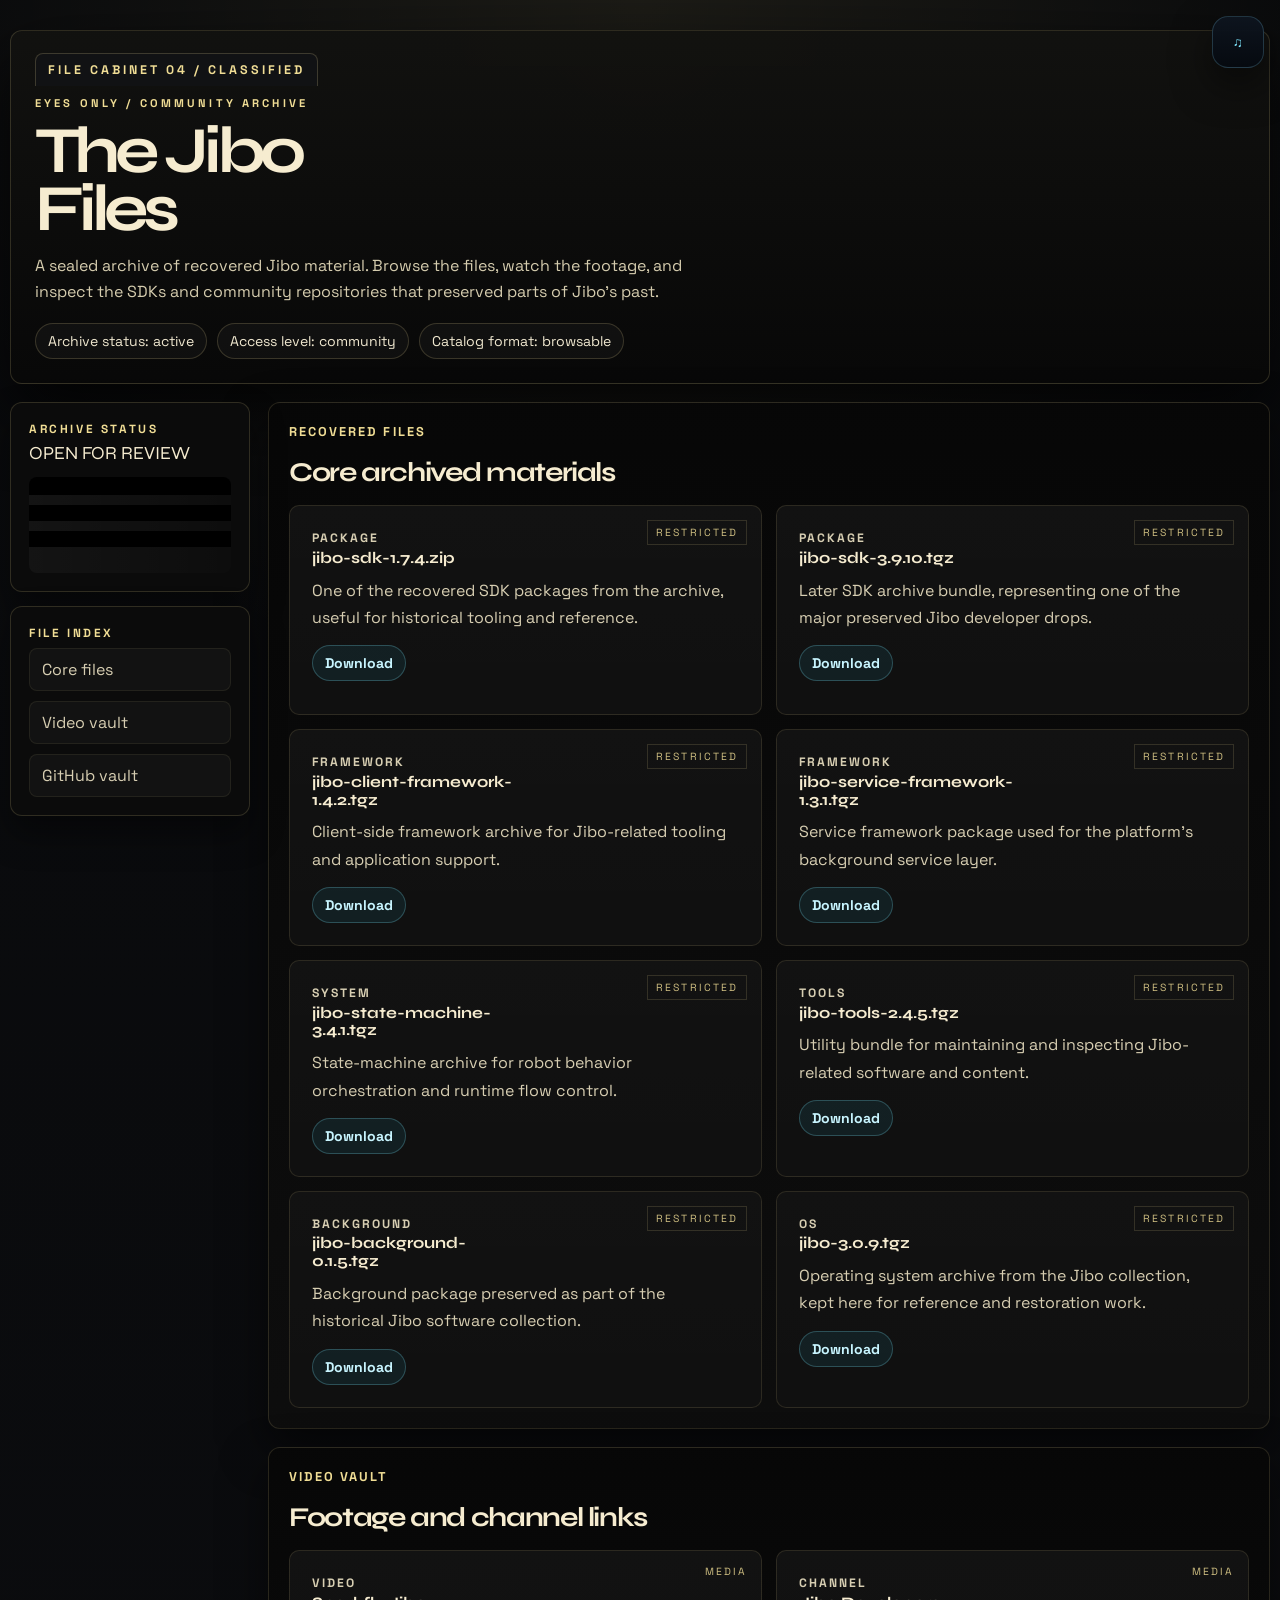
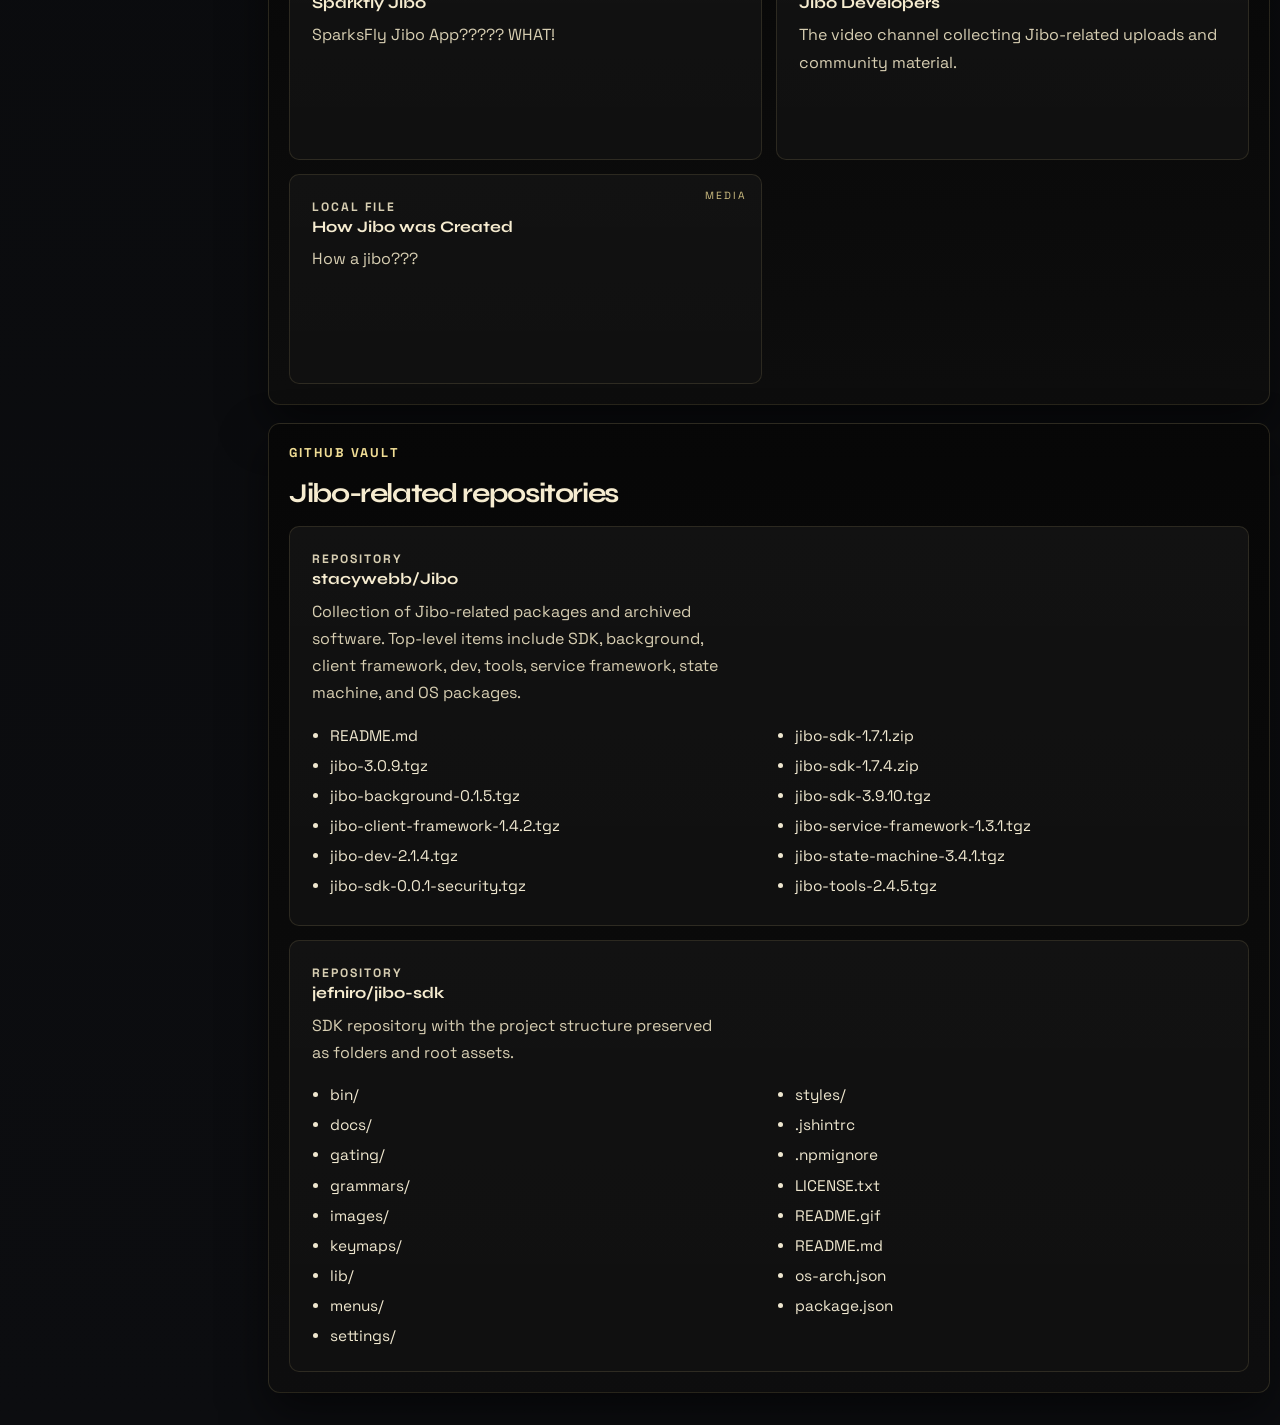
<file: files.html>
<!DOCTYPE html>
<html lang="en">
  <head>
    <meta charset="UTF-8" />
    <meta name="viewport" content="width=device-width, initial-scale=1.0" />
    <title>The Jibo Files</title>
    <meta
      name="description"
      content="A classified-style archive page for Jibo-related files, videos, SDKs, and historical material."
    />
    <link rel="icon" href="logo.svg" type="image/svg+xml" />
    <link rel="preconnect" href="https://fonts.googleapis.com" />
    <link rel="preconnect" href="https://fonts.gstatic.com" crossorigin />
    <link
      href="https://fonts.googleapis.com/css2?family=Space+Grotesk:wght@400;500;700&family=Syne:wght@600;700;800&display=swap"
      rel="stylesheet"
    />
    <link rel="stylesheet" href="styles.css" />
  </head>
  <body class="files-page" data-theme="default">
    <button class="music-toggle" id="music-toggle" type="button" aria-label="Play archive theme" aria-pressed="false">
      <span aria-hidden="true">♫</span>
    </button>
    <audio id="archive-theme" src="audio/Jibo-Files-Theme.mp3" preload="auto"></audio>

    <div class="page-shell page-shell--files">
      <header class="files-hero">
        <div class="files-hero__filetab">FILE CABINET 04 / CLASSIFIED</div>
        <p class="files-hero__stamp">EYES ONLY / COMMUNITY ARCHIVE</p>
        <h1>The Jibo Files</h1>
        <p class="files-hero__lede">
          A sealed archive of recovered Jibo material. Browse the files, watch the footage, and inspect the SDKs and
          community repositories that preserved parts of Jibo's past.
        </p>
        <div class="files-hero__meta">
          <span>Archive status: active</span>
          <span>Access level: community</span>
          <span>Catalog format: browsable</span>
        </div>
      </header>

      <main class="files-layout">
        <aside class="archive-side">
          <div class="archive-side__panel">
            <p class="archive-side__title">ARCHIVE STATUS</p>
            <p class="archive-side__value">OPEN FOR REVIEW</p>
            <div class="archive-side__redactions"></div>
          </div>
          <div class="archive-side__panel">
            <p class="archive-side__title">FILE INDEX</p>
            <ul>
              <li><a href="#core-files">Core files</a></li>
              <li><a href="#video-vault">Video vault</a></li>
              <li><a href="#github-vault">GitHub vault</a></li>
            </ul>
          </div>
        </aside>

        <section class="archive-panel">
          <div class="section-heading" id="core-files">
            <p class="eyebrow">Recovered Files</p>
            <h2>Core archived materials</h2>
          </div>
          <div class="file-grid">
            <article class="file-card">
              <p class="file-card__tag">Package</p>
              <h3>jibo-sdk-1.7.4.zip</h3>
              <p>One of the recovered SDK packages from the archive, useful for historical tooling and reference.</p>
              <a class="download-link" href="files/jibo-sdk-1.7.4.zip" download>Download</a>
            </article>
            <article class="file-card">
              <p class="file-card__tag">Package</p>
              <h3>jibo-sdk-3.9.10.tgz</h3>
              <p>Later SDK archive bundle, representing one of the major preserved Jibo developer drops.</p>
              <a class="download-link" href="files/jibo-sdk-3.9.10.tgz" download>Download</a>
            </article>
            <article class="file-card">
              <p class="file-card__tag">Framework</p>
              <h3>jibo-client-framework-1.4.2.tgz</h3>
              <p>Client-side framework archive for Jibo-related tooling and application support.</p>
              <a class="download-link" href="files/jibo-client-framework-1.4.2.tgz" download>Download</a>
            </article>
            <article class="file-card">
              <p class="file-card__tag">Framework</p>
              <h3>jibo-service-framework-1.3.1.tgz</h3>
              <p>Service framework package used for the platform's background service layer.</p>
              <a class="download-link" href="files/jibo-service-framework-1.3.1.tgz" download>Download</a>
            </article>
            <article class="file-card">
              <p class="file-card__tag">System</p>
              <h3>jibo-state-machine-3.4.1.tgz</h3>
              <p>State-machine archive for robot behavior orchestration and runtime flow control.</p>
              <a class="download-link" href="files/jibo-state-machine-3.4.1.tgz" download>Download</a>
            </article>
            <article class="file-card">
              <p class="file-card__tag">Tools</p>
              <h3>jibo-tools-2.4.5.tgz</h3>
              <p>Utility bundle for maintaining and inspecting Jibo-related software and content.</p>
              <a class="download-link" href="files/jibo-tools-2.4.5.tgz" download>Download</a>
            </article>
            <article class="file-card">
              <p class="file-card__tag">Background</p>
              <h3>jibo-background-0.1.5.tgz</h3>
              <p>Background package preserved as part of the historical Jibo software collection.</p>
              <a class="download-link" href="files/jibo-background-0.1.5.tgz" download>Download</a>
            </article>
            <article class="file-card">
              <p class="file-card__tag">OS</p>
              <h3>jibo-3.0.9.tgz</h3>
              <p>Operating system archive from the Jibo collection, kept here for reference and restoration work.</p>
              <a class="download-link" href="files/jibo-3.0.9.tgz" download>Download</a>
            </article>
          </div>
        </section>

        <section class="archive-panel" id="video-vault">
          <div class="section-heading">
            <p class="eyebrow">Video Vault</p>
            <h2>Footage and channel links</h2>
          </div>
          <div class="media-grid">
            <a class="media-card" href="https://www.youtube.com/watch?v=3lTh6t-7zAM&si=L79tLwbfULcDFrgR" target="_blank" rel="noreferrer">
              <p class="file-card__tag">Video</p>
              <h3>Sparkfly Jibo</h3>
              <p>SparksFly Jibo App????? WHAT!</p>
            </a>
            <a class="media-card" href="https://www.youtube.com/@jibodevelopers23?si=-PAE3tprzVUuyQvh" target="_blank" rel="noreferrer">
              <p class="file-card__tag">Channel</p>
              <h3>Jibo Developers</h3>
              <p>The video channel collecting Jibo-related uploads and community material.</p>
            </a>
            <a class="media-card" href="files/how-did-a-jibo (1).mp4" download>
              <p class="file-card__tag">Local File</p>
              <h3>How Jibo was Created</h3>
              <p>How a jibo???</p>
            </a>
          </div>
        </section>

        <section class="archive-panel" id="github-vault">
          <div class="section-heading">
            <p class="eyebrow">GitHub Vault</p>
            <h2>Jibo-related repositories</h2>
          </div>
          <div class="repo-grid">
            <article class="repo-card">
              <p class="file-card__tag">Repository</p>
              <h3>stacywebb/Jibo</h3>
              <p>Collection of Jibo-related packages and archived software. Top-level items include SDK, background, client framework, dev, tools, service framework, state machine, and OS packages.</p>
              <ul>
                <li>README.md</li>
                <li>jibo-3.0.9.tgz</li>
                <li>jibo-background-0.1.5.tgz</li>
                <li>jibo-client-framework-1.4.2.tgz</li>
                <li>jibo-dev-2.1.4.tgz</li>
                <li>jibo-sdk-0.0.1-security.tgz</li>
                <li>jibo-sdk-1.7.1.zip</li>
                <li>jibo-sdk-1.7.4.zip</li>
                <li>jibo-sdk-3.9.10.tgz</li>
                <li>jibo-service-framework-1.3.1.tgz</li>
                <li>jibo-state-machine-3.4.1.tgz</li>
                <li>jibo-tools-2.4.5.tgz</li>
              </ul>
            </article>
            <article class="repo-card">
              <p class="file-card__tag">Repository</p>
              <h3>jefniro/jibo-sdk</h3>
              <p>SDK repository with the project structure preserved as folders and root assets.</p>
              <ul>
                <li>bin/</li>
                <li>docs/</li>
                <li>gating/</li>
                <li>grammars/</li>
                <li>images/</li>
                <li>keymaps/</li>
                <li>lib/</li>
                <li>menus/</li>
                <li>settings/</li>
                <li>styles/</li>
                <li>.jshintrc</li>
                <li>.npmignore</li>
                <li>LICENSE.txt</li>
                <li>README.gif</li>
                <li>README.md</li>
                <li>os-arch.json</li>
                <li>package.json</li>
              </ul>
            </article>
          </div>
        </section>
      </main>
    </div>

    <script src="site-data.js"></script>
    <script src="app.js?v=2"></script>
  </body>
</html>
</file>
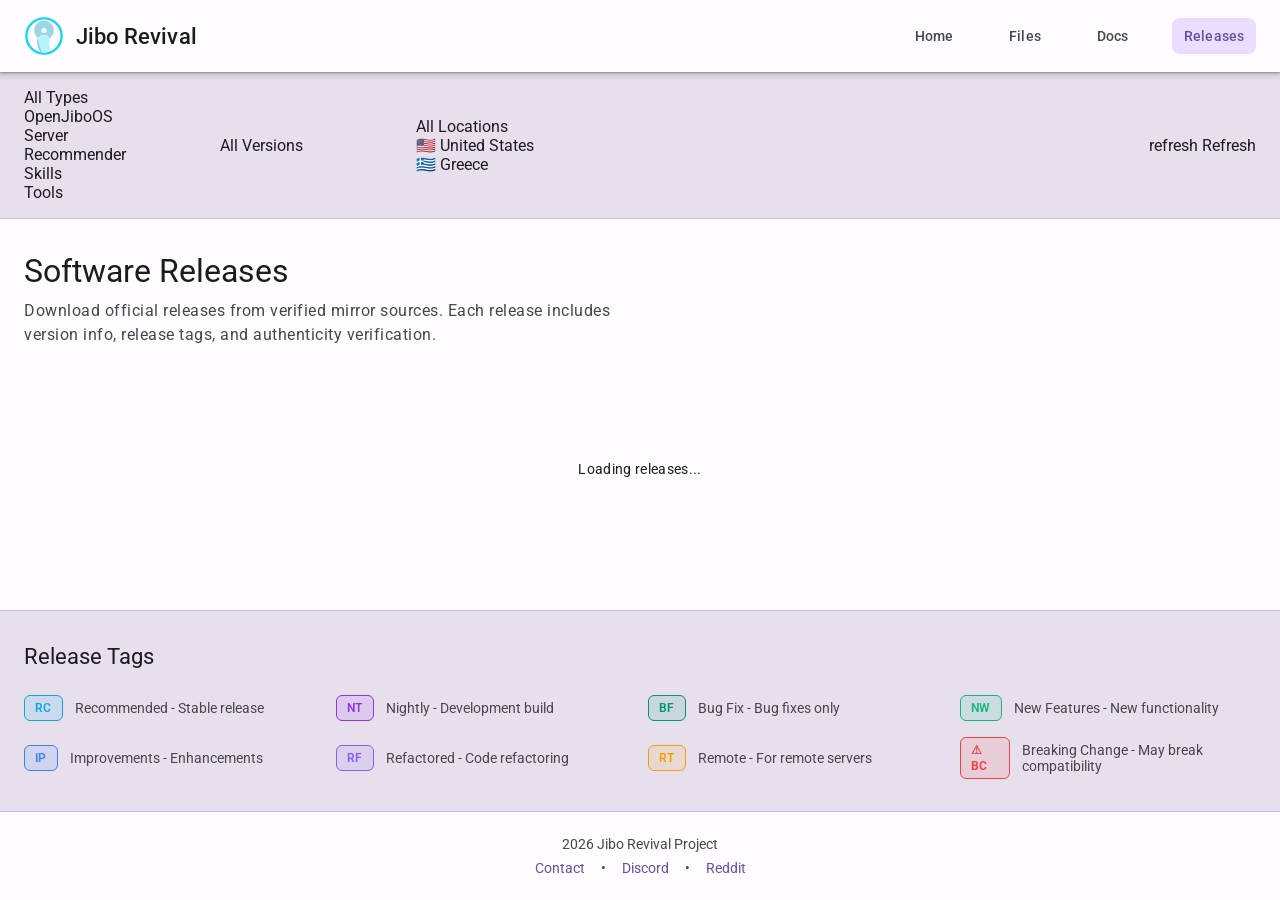
<file: releases.html>
<!DOCTYPE html>
<html lang="en">
  <head>
    <meta charset="UTF-8" />
    <meta name="viewport" content="width=device-width, initial-scale=1.0" />
    <title>Releases - Jibo Revival Project</title>
    <meta
      name="description"
      content="Download official Jibo OS releases, servers, and tools from verified mirror sources."
    />
    <link rel="icon" href="logo.svg" type="image/svg+xml" />
    <link rel="preconnect" href="https://fonts.googleapis.com" />
    <link rel="preconnect" href="https://fonts.gstatic.com" crossorigin />
    <link href="https://fonts.googleapis.com/css2?family=Roboto:wght@400;500;700&display=swap" rel="stylesheet" />
    <link href="https://fonts.googleapis.com/css2?family=Material+Symbols+Outlined:opsz,wght,FILL,GRAD@24,400,0,0" rel="stylesheet" />
    <script type="module">
      import 'https://esm.run/@material/web@1.0.0/all.js';
    </script>
    <link rel="stylesheet" href="releases-material.css" />
  </head>
  <body>
    <!-- Fullscreen Top Bar -->
    <header class="app-bar">
      <div class="app-bar-content">
        <a href="index.html" class="brand">
          <img src="logo.svg" alt="Jibo Revival" class="brand-logo" />
          <span class="brand-text">Jibo Revival</span>
        </a>
        
        <nav class="nav-links">
          <a href="index.html">Home</a>
          <a href="files.html">Files</a>
          <a href="docs.html">Docs</a>
          <a href="releases.html" class="active">Releases</a>
        </nav>
      </div>
    </header>

    <!-- Filter Bar -->
    <div class="filter-bar">
      <div class="filter-bar-content">
        <md-outlined-select id="type-select" label="Software Type">
          <md-select-option value="all">
            <div slot="headline">All Types</div>
          </md-select-option>
          <md-select-option value="OpenJiboOS" selected>
            <div slot="headline">OpenJiboOS</div>
          </md-select-option>
          <md-select-option value="Server">
            <div slot="headline">Server</div>
          </md-select-option>
          <md-select-option value="Recommender">
            <div slot="headline">Recommender</div>
          </md-select-option>
          <md-select-option value="Skills">
            <div slot="headline">Skills</div>
          </md-select-option>
          <md-select-option value="Tools">
            <div slot="headline">Tools</div>
          </md-select-option>
        </md-outlined-select>

        <md-outlined-select id="version-select" label="Version">
          <md-select-option value="all">
            <div slot="headline">All Versions</div>
          </md-select-option>
        </md-outlined-select>

        <md-outlined-select id="location-select" label="Location">
          <md-select-option value="all">
            <div slot="headline">All Locations</div>
          </md-select-option>
          <md-select-option value="US">
            <div slot="headline">🇺🇸 United States</div>
          </md-select-option>
          <md-select-option value="GR">
            <div slot="headline">🇬🇷 Greece</div>
          </md-select-option>
        </md-outlined-select>

        <md-filled-button id="refresh-btn">
          <md-icon slot="icon">refresh</md-icon>
          Refresh
        </md-filled-button>
      </div>
    </div>

    <!-- Main Content -->
    <main class="main-content">
      <div class="content-header">
        <h1 class="md-typescale-headline-large">Software Releases</h1>
        <p class="md-typescale-body-large description">
          Download official releases from verified mirror sources. 
          Each release includes version info, release tags, and authenticity verification.
        </p>
      </div>

      <!-- Loading State -->
      <div class="loading-container" id="loading-container">
        <md-circular-progress indeterminate></md-circular-progress>
        <p class="md-typescale-body-medium">Loading releases...</p>
      </div>

      <!-- Error State -->
      <div class="error-container" id="error-container" style="display: none;">
        <md-icon class="error-icon">error_outline</md-icon>
        <p class="md-typescale-body-large">Failed to load releases</p>
        <p class="md-typescale-body-medium error-message" id="error-message"></p>
        <md-outlined-button id="retry-btn">Retry</md-outlined-button>
      </div>

      <!-- Releases List -->
      <div class="releases-container" id="releases-container" style="display: none;">
        <div class="releases-list" id="releases-list">
          <!-- Releases will be populated here -->
        </div>
      </div>

      <!-- Empty State -->
      <div class="empty-container" id="empty-container" style="display: none;">
        <md-icon class="empty-icon">inbox</md-icon>
        <p class="md-typescale-body-large">No releases found</p>
        <p class="md-typescale-body-medium">Try adjusting your filters</p>
      </div>
    </main>

    <!-- Legend Section -->
    <section class="legend-section">
      <div class="legend-content">
        <h2 class="md-typescale-title-large">Release Tags</h2>
        <div class="legend-grid">
          <div class="legend-item">
            <span class="tag-badge" style="background: #0ea5e920; color: #0ea5e9;">RC</span>
            <span class="legend-text">Recommended - Stable release</span>
          </div>
          <div class="legend-item">
            <span class="tag-badge" style="background: #9333ea20; color: #9333ea;">NT</span>
            <span class="legend-text">Nightly - Development build</span>
          </div>
          <div class="legend-item">
            <span class="tag-badge" style="background: #05966920; color: #059669;">BF</span>
            <span class="legend-text">Bug Fix - Bug fixes only</span>
          </div>
          <div class="legend-item">
            <span class="tag-badge" style="background: #10b98120; color: #10b981;">NW</span>
            <span class="legend-text">New Features - New functionality</span>
          </div>
          <div class="legend-item">
            <span class="tag-badge" style="background: #3b82f620; color: #3b82f6;">IP</span>
            <span class="legend-text">Improvements - Enhancements</span>
          </div>
          <div class="legend-item">
            <span class="tag-badge" style="background: #8b5cf620; color: #8b5cf6;">RF</span>
            <span class="legend-text">Refactored - Code refactoring</span>
          </div>
          <div class="legend-item">
            <span class="tag-badge" style="background: #f59e0b20; color: #f59e0b;">RT</span>
            <span class="legend-text">Remote - For remote servers</span>
          </div>
          <div class="legend-item">
            <span class="tag-badge warning" style="background: #ef444420; color: #ef4444;">⚠ BC</span>
            <span class="legend-text">Breaking Change - May break compatibility</span>
          </div>
        </div>
      </div>
    </section>

    <footer class="app-footer">
      <p> 2026 Jibo Revival Project</p>
      <div class="footer-links">
        <a href="mailto:kevinkor6346789@gmail.com">Contact</a>
        <span>•</span>
        <a href="https://discord.gg/CxXBGMrrNG" target="_blank" rel="noreferrer">Discord</a>
        <span>•</span>
        <a href="https://www.reddit.com/r/Jibo/" target="_blank" rel="noreferrer">Reddit</a>
      </div>
    </footer>

    <script src="releases-material.js"></script>
  </body>
</html>
</file>
<file: styles.css>
:root {
  --bg: #f4f7fb;
  --bg-2: #e8eef6;
  --bg-3: #dde6f0;
  --panel: rgba(255, 255, 255, 0.82);
  --panel-strong: #1c2430;
  --text: #17202b;
  --muted: #596978;
  --line: rgba(23, 32, 43, 0.12);
  --accent: #4f87e8;
  --accent-deep: #2f64c7;
  --accent-soft: rgba(79, 135, 232, 0.14);
  --shadow: 0 18px 44px rgba(26, 41, 59, 0.1);
  --radius-lg: 24px;
  --radius-md: 16px;
  --radius-sm: 12px;
  --shell-width: min(1040px, calc(100% - 28px));
}

body[data-theme="default"] {
  --bg: #f4f7fb;
  --bg-2: #e8eef6;
  --bg-3: #dde6f0;
  --panel: rgba(255, 255, 255, 0.82);
  --panel-strong: #1c2430;
  --text: #17202b;
  --muted: #596978;
  --line: rgba(23, 32, 43, 0.12);
  --accent: #4f87e8;
  --accent-deep: #2f64c7;
  --accent-soft: rgba(79, 135, 232, 0.14);
  --shadow: 0 18px 44px rgba(26, 41, 59, 0.1);
}

body[data-theme="aero"] {
  --bg: #d8ecff;
  --bg-2: #c2e0ff;
  --bg-3: #a9cbef;
  --panel: rgba(243, 250, 255, 0.76);
  --panel-strong: #0d1724;
  --text: #102235;
  --muted: #54708c;
  --line: rgba(64, 99, 139, 0.32);
  --accent: #1f78ff;
  --accent-deep: #0b58d1;
  --accent-soft: rgba(31, 120, 255, 0.16);
  --shadow: 0 18px 38px rgba(34, 71, 112, 0.22);
  --aero-sheen: linear-gradient(180deg, rgba(255, 255, 255, 0.82), rgba(255, 255, 255, 0.1));
}

* { box-sizing: border-box; }

html { scroll-behavior: smooth; }

body {
  margin: 0;
  min-height: 100vh;
  font-family: "Space Grotesk", sans-serif;
  color: var(--text);
  background:
    radial-gradient(circle at top left, rgba(79, 135, 232, 0.22), transparent 28%),
    radial-gradient(circle at top right, rgba(255, 255, 255, 0.38), transparent 18%),
    linear-gradient(180deg, var(--bg) 0%, var(--bg-2) 58%, var(--bg-3) 100%);
}

body[data-theme="aero"] {
  background:
    url("aero-bg.svg") center center / cover no-repeat fixed,
    linear-gradient(180deg, var(--bg) 0%, var(--bg-2) 58%, var(--bg-3) 100%);
}

a { color: inherit; text-decoration: none; }
img { display: block; max-width: 100%; }

.page-shell {
  width: var(--shell-width);
  margin: 0 auto;
  padding: 18px 0 32px;
}

.theme-toggle {
  position: fixed;
  top: 16px;
  right: 16px;
  z-index: 50;
  display: grid;
  place-items: center;
  width: 46px;
  height: 46px;
  border: 1px solid var(--line);
  border-radius: 50%;
  background: rgba(255, 255, 255, 0.72);
  color: var(--text);
  box-shadow: var(--shadow);
  cursor: pointer;
}

.music-toggle {
  position: fixed;
  top: 16px;
  right: 16px;
  z-index: 50;
  display: grid;
  place-items: center;
  width: 52px;
  height: 52px;
  border: 1px solid rgba(122, 198, 230, 0.22);
  border-radius: 16px;
  background: linear-gradient(180deg, rgba(14, 21, 31, 0.96), rgba(6, 10, 16, 0.98));
  color: #7fe8ff;
  box-shadow: 0 16px 38px rgba(0, 0, 0, 0.5);
  cursor: pointer;
}

.music-toggle[aria-pressed="true"] {
  background: linear-gradient(180deg, #12b9e5, #0582b6);
  color: #fff;
}

.theme-menu {
  position: fixed;
  top: 68px;
  right: 16px;
  z-index: 49;
  display: grid;
  gap: 8px;
  min-width: 180px;
  padding: 10px;
  border: 1px solid var(--line);
  border-radius: 18px;
  background: rgba(255, 255, 255, 0.9);
  box-shadow: var(--shadow);
}

.theme-menu__item {
  border: 0;
  border-radius: 12px;
  padding: 10px 12px;
  background: var(--accent-soft);
  color: var(--text);
  font: inherit;
  font-weight: 700;
  text-align: left;
  cursor: pointer;
}

.topbar,
.panel,
.footer,
.hero__content {
  backdrop-filter: blur(14px);
}

.topbar {
  display: flex;
  align-items: center;
  justify-content: space-between;
  gap: 16px;
  margin-bottom: 16px;
  padding: 12px 16px;
  border: 1px solid rgba(255, 255, 255, 0.72);
  border-radius: 22px;
  background: rgba(255, 255, 255, 0.7);
  box-shadow: var(--shadow);
}

body[data-theme="aero"] .topbar,
body[data-theme="aero"] .panel,
body[data-theme="aero"] .hero__content,
body[data-theme="aero"] .footer,
body[data-theme="aero"] .hero-card--status,
body[data-theme="aero"] .theme-menu,
body[data-theme="aero"] .theme-toggle {
  border-color: rgba(255, 255, 255, 0.72);
  background-image: var(--aero-sheen);
  box-shadow:
    inset 0 1px 0 rgba(255, 255, 255, 0.85),
    0 10px 24px rgba(34, 71, 112, 0.18);
}

body[data-theme="aero"] .topbar {
  border-radius: 18px;
  background-color: rgba(233, 244, 255, 0.82);
}

body[data-theme="aero"] .topbar__links a,
body[data-theme="aero"] .footer a {
  text-shadow: 0 1px 0 rgba(255, 255, 255, 0.55);
}

body[data-theme="aero"] .panel,
body[data-theme="aero"] .hero__content {
  background-color: rgba(236, 246, 255, 0.8);
}

body[data-theme="aero"] .footer {
  background-color: rgba(18, 34, 55, 0.94);
}

body[data-theme="aero"] .theme-toggle {
  width: 50px;
  height: 50px;
  border-radius: 14px;
  color: #0a3e93;
}

body[data-theme="aero"] .theme-menu {
  background-color: rgba(243, 250, 255, 0.92);
  border-radius: 14px;
}

body[data-theme="aero"] .theme-menu__item {
  background: linear-gradient(180deg, #fefefe, #cfe5ff);
  border: 1px solid rgba(76, 118, 166, 0.3);
  box-shadow: inset 0 1px 0 rgba(255, 255, 255, 0.9);
}

.brand,
.hero h1,
.section-heading h2,
.resource-card h3,
.feature-card h3,
.timeline-card h3 {
  font-family: "Syne", sans-serif;
}

.brand {
  display: inline-flex;
  align-items: center;
  gap: 10px;
  font-weight: 800;
  letter-spacing: -0.03em;
}

.brand__logo {
  width: 28px;
  height: 28px;
  flex: 0 0 auto;
}

.topbar__links {
  display: flex;
  flex-wrap: wrap;
  gap: 14px;
  color: var(--muted);
  font-size: 0.95rem;
}

.hero__content {
  display: grid;
  grid-template-columns: 1.1fr 0.92fr;
  gap: 20px;
  align-items: center;
  padding: 20px;
  border-radius: 24px;
  border: 1px solid rgba(255, 255, 255, 0.7);
  background: linear-gradient(135deg, rgba(255, 255, 255, 0.84), rgba(245, 249, 255, 0.58));
  box-shadow: var(--shadow);
}

.eyebrow {
  margin: 0 0 10px;
  font-size: 0.8rem;
  font-weight: 700;
  text-transform: uppercase;
  letter-spacing: 0.16em;
  color: var(--accent-deep);
}

.hero h1 {
  margin: 0;
  max-width: 12ch;
  font-size: clamp(2rem, 4.8vw, 3.8rem);
  line-height: 0.95;
  letter-spacing: -0.06em;
}

.hero__lede {
  max-width: 62ch;
  margin: 14px 0 0;
  font-size: 0.98rem;
  line-height: 1.65;
  color: var(--muted);
}

.hero__actions {
  display: flex;
  flex-wrap: wrap;
  gap: 12px;
  margin-top: 18px;
}

.button {
  display: inline-flex;
  align-items: center;
  justify-content: center;
  min-height: 42px;
  padding: 0 16px;
  border-radius: 999px;
  font-weight: 700;
  transition: transform 150ms ease, background 150ms ease, color 150ms ease;
  border: none;
}

.button:hover { transform: translateY(-1px); }
.button--primary { background: var(--accent); color: #fffaf5; }
.button--ghost { border: 1px solid var(--line); background: rgba(255, 255, 255, 0.55); }
.button--disabled {
  background: rgba(0, 0, 0, 0.1);
  color: var(--muted);
  cursor: not-allowed;
  opacity: 0.6;
  border: 1px solid var(--line);
}

.button--disabled:hover {
  transform: none;
}

.button--disabled[title] {
  position: relative;
}

.button--disabled:hover::after {
  content: attr(title);
  position: absolute;
  bottom: 100%;
  left: 50%;
  transform: translateX(-50%) translateY(-8px);
  background: var(--panel-strong);
  color: #fffaf5;
  padding: 6px 12px;
  border-radius: 6px;
  white-space: nowrap;
  font-size: 12px;
  font-weight: 500;
  z-index: 100;
  pointer-events: none;
}

body[data-theme="aero"] .button--primary,
body[data-theme="aero"] .button--ghost {
  border: 1px solid rgba(52, 102, 164, 0.34);
  border-radius: 12px;
  box-shadow:
    inset 0 1px 0 rgba(255, 255, 255, 0.86),
    0 1px 0 rgba(255, 255, 255, 0.4);
}

body[data-theme="aero"] .button--primary {
  background: linear-gradient(180deg, #8dc2ff 0%, #4f8ff4 48%, #1f6fe9 49%, #1d61d6 100%);
  color: #f8fcff;
}

body[data-theme="aero"] .button--ghost {
  background: linear-gradient(180deg, #fdfefe 0%, #dcecff 100%);
  color: #163658;
}

.hero__visual { display: grid; gap: 16px; }

.hero-card {
  position: relative;
  overflow: hidden;
  border-radius: var(--radius-lg);
  border: 1px solid rgba(255, 255, 255, 0.72);
  box-shadow: var(--shadow);
}

.hero-card--image {
  min-height: 300px;
  background:
    radial-gradient(circle at 50% 0%, rgba(90, 175, 255, 0.36), transparent 34%),
    linear-gradient(180deg, #11325e, #08111f);
}

.hero-card--image img {
  width: 100%;
  height: 100%;
  object-fit: contain;
  padding: 18px;
}

.hero-card__glow {
  position: absolute;
  inset: auto 16% -14% 16%;
  height: 90px;
  border-radius: 50%;
  background: rgba(74, 141, 255, 0.42);
  filter: blur(34px);
}

.hero-card--status {
  padding: 20px;
  background: linear-gradient(145deg, rgba(19, 54, 96, 0.96), rgba(11, 19, 32, 0.98));
  color: #f5fbff;
}

body[data-theme="aero"] .hero-card--status {
  background:
    radial-gradient(circle at top, rgba(255, 255, 255, 0.28), transparent 38%),
    linear-gradient(180deg, #4d86cb 0%, #2b5f9a 45%, #17395f 100%);
}

.status-label {
  margin: 0;
  color: rgba(245, 251, 255, 0.72);
  text-transform: uppercase;
  letter-spacing: 0.14em;
  font-size: 0.76rem;
}

.progress-track {
  height: 14px;
  margin: 16px 0 14px;
  border-radius: 999px;
  background: rgba(255, 255, 255, 0.12);
  overflow: hidden;
}

.progress-fill {
  width: 0;
  height: 100%;
  border-radius: inherit;
  background: linear-gradient(90deg, #91c5ff, #4a8dff);
  transition: width 500ms ease;
}

body[data-theme="aero"] .progress-track {
  height: 18px;
  background: linear-gradient(180deg, rgba(4, 28, 55, 0.18), rgba(255, 255, 255, 0.34));
  border: 1px solid rgba(255, 255, 255, 0.6);
  box-shadow: inset 0 2px 5px rgba(0, 0, 0, 0.18);
}

body[data-theme="aero"] .progress-fill {
  background: linear-gradient(180deg, #f9ffb6 0%, #9ae64f 45%, #65c820 46%, #3b9f12 100%);
}

.status-value { margin: 0; font-size: 1.7rem; font-weight: 700; }
.status-note { margin: 12px 0 0; color: rgba(245, 251, 255, 0.78); line-height: 1.6; }

main { display: grid; gap: 18px; margin-top: 18px; }

.panel {
  padding: 18px;
  border-radius: 22px;
  border: 1px solid rgba(255, 255, 255, 0.66);
  background: var(--panel);
  box-shadow: var(--shadow);
}

.section-heading {
  display: flex;
  flex-direction: column;
  gap: 8px;
  margin-bottom: 18px;
}

.section-heading h2 {
  margin: 0;
  font-size: clamp(1.3rem, 2.8vw, 2rem);
  line-height: 1;
  letter-spacing: -0.05em;
}

.updates-grid { display: grid; grid-template-columns: 0.9fr 1.1fr; gap: 16px; }

.feature-card,
.resource-card,
.timeline-card,
.helper-card {
  border: 1px solid var(--line);
  border-radius: var(--radius-md);
}

.feature-card {
  padding: 18px;
  background: linear-gradient(180deg, rgba(79, 135, 232, 0.1), rgba(255, 255, 255, 0.5)), #f8fbff;
}

body[data-theme="aero"] .feature-card,
body[data-theme="aero"] .resource-card,
body[data-theme="aero"] .timeline-card,
body[data-theme="aero"] .helper-card {
  border-radius: 12px;
  background-image: linear-gradient(180deg, rgba(255, 255, 255, 0.78), rgba(211, 231, 250, 0.56));
  box-shadow: inset 0 1px 0 rgba(255, 255, 255, 0.85);
}

body[data-theme="aero"] .feature-card {
  background: linear-gradient(180deg, rgba(255, 255, 255, 0.88), rgba(204, 226, 247, 0.76));
}

body[data-theme="aero"] .resource-card {
  background: linear-gradient(180deg, rgba(255, 255, 255, 0.94), rgba(206, 226, 247, 0.86));
}

body[data-theme="aero"] .timeline-card {
  background: linear-gradient(180deg, rgba(255, 255, 255, 0.84), rgba(215, 233, 248, 0.72));
}

body[data-theme="aero"] .helper-card {
  background: linear-gradient(180deg, rgba(255, 255, 255, 0.92), rgba(208, 228, 248, 0.76));
}

.feature-card__label,
.resource-card__kicker,
.timeline-card__meta {
  margin: 0 0 10px;
  color: var(--accent-deep);
  font-size: 0.78rem;
  font-weight: 700;
  text-transform: uppercase;
  letter-spacing: 0.12em;
}

body[data-theme="aero"] .feature-card__label,
body[data-theme="aero"] .resource-card__kicker,
body[data-theme="aero"] .timeline-card__meta {
  color: #0d56c0;
}

.feature-card h3,
.resource-card h3,
.timeline-card h3 {
  margin: 0 0 12px;
  font-size: 1.12rem;
  line-height: 1.08;
  letter-spacing: -0.04em;
}

.feature-card p:last-child,
.resource-card p:last-child,
.timeline-card p:last-child { margin-bottom: 0; }

.timeline { display: grid; gap: 14px; }

.timeline-card { padding: 16px; background: #f8fbff; }

.timeline-card__chips {
  display: flex;
  flex-wrap: wrap;
  gap: 8px;
  margin-bottom: 12px;
}

.chip {
  display: inline-flex;
  align-items: center;
  min-height: 28px;
  padding: 0 10px;
  border-radius: 999px;
  background: var(--accent-soft);
  color: var(--accent-deep);
  font-size: 0.78rem;
  font-weight: 700;
}

body[data-theme="aero"] .chip {
  background: linear-gradient(180deg, #f9fbff, #c8ddf8);
  color: #114d9a;
  border: 1px solid rgba(94, 134, 179, 0.24);
}

.timeline-card__authors { margin-top: 14px; color: var(--muted); font-size: 0.94rem; }

.resource-grid,
.helpers-grid {
  display: grid;
  gap: 14px;
}

.resource-grid { grid-template-columns: repeat(4, minmax(0, 1fr)); }

.resource-card {
  display: block;
  min-height: 100%;
  padding: 18px;
  background: linear-gradient(180deg, rgba(255, 255, 255, 0.9), rgba(240, 247, 255, 0.82));
  transition: transform 150ms ease, border-color 150ms ease;
}

.resource-card:hover,
.helper-card:hover {
  transform: translateY(-2px);
  border-color: rgba(79, 135, 232, 0.32);
}

.helpers-grid { grid-template-columns: repeat(4, minmax(0, 1fr)); }

.helper-card {
  padding: 16px;
  background: rgba(255, 255, 255, 0.74);
}

.helper-card__avatar {
  display: grid;
  place-items: center;
  width: 56px;
  height: 56px;
  margin-bottom: 16px;
  border-radius: 18px;
  background: linear-gradient(145deg, #18345e, #0a1323);
  color: #eef7ff;
  font-weight: 700;
}

body[data-theme="aero"] .helper-card__avatar {
  background:
    radial-gradient(circle at top, rgba(255, 255, 255, 0.75), transparent 38%),
    linear-gradient(180deg, #8ec2ff 0%, #5b9df1 45%, #3b74d0 100%);
  border: 1px solid rgba(87, 128, 175, 0.3);
  color: #fff;
}

.helper-card__avatar img {
  width: 100%;
  height: 100%;
  border-radius: inherit;
  object-fit: cover;
}

.helper-card h3 { margin: 0 0 6px; font-size: 1.05rem; }
.helper-card p { margin: 0; color: var(--muted); }

.footer {
  display: flex;
  justify-content: space-between;
  gap: 16px;
  margin-top: 18px;
  padding: 20px 22px;
  border-radius: 22px;
  border: 1px solid rgba(255, 255, 255, 0.66);
  background: rgba(16, 24, 40, 0.94);
  color: rgba(245, 251, 255, 0.92);
}

body[data-theme="aero"] .footer {
  background:
    linear-gradient(180deg, rgba(54, 91, 137, 0.96), rgba(20, 43, 72, 0.98)),
    rgba(16, 24, 40, 0.94);
}

.footer p { margin: 0; }
.footer a { color: #9bc0ff; }
.footer-sep { margin: 0 8px; color: rgba(245, 251, 255, 0.38); }

.files-page {
  --bg: #0a0b0c;
  --bg-2: #0c0d10;
  --bg-3: #111214;
  --panel: rgba(8, 9, 12, 0.92);
  --panel-strong: #f1e5b8;
  --text: #efe7cf;
  --muted: #b9ad8a;
  --line: rgba(229, 214, 168, 0.18);
  --accent: #e0c36a;
  --accent-deep: #f0dd95;
  --accent-soft: rgba(224, 195, 106, 0.12);
  --shadow: 0 24px 60px rgba(0, 0, 0, 0.68);
  background:
    radial-gradient(circle at top, rgba(255, 231, 141, 0.08), transparent 24%),
    linear-gradient(180deg, #090a0c 0%, #0c0d10 100%);
}

.files-page .theme-toggle,
.files-page .theme-menu {
  display: none;
}

.files-page .eyebrow,
.files-page .files-hero__stamp,
.files-page .files-hero__filetab,
.files-page .archive-side__title,
.files-page .file-card__tag {
  text-shadow: none;
}

.files-page .section-heading {
  margin-bottom: 14px;
}

.files-page .section-heading h2 {
  font-size: clamp(1.2rem, 2.4vw, 1.7rem);
  line-height: 1.08;
  color: #f6ecd0;
}

.files-page .eyebrow,
.files-page .file-card__tag,
.files-page .archive-side__title {
  color: #f0dd95;
}

.files-page .archive-panel .section-heading h2,
.files-page .archive-side__value,
.files-page .file-card h3,
.files-page .media-card h3,
.files-page .repo-card h3 {
  color: #f6ecd0;
}

.files-page .archive-panel .section-heading h2 {
  margin-top: 0;
  margin-bottom: 4px;
}

.files-page .file-card h3,
.files-page .media-card h3,
.files-page .repo-card h3 {
  font-size: 1rem;
  max-width: 18ch;
}

.files-page .file-card p,
.files-page .media-card p,
.files-page .repo-card p,
.files-page .archive-side li a {
  color: #d7ceb2;
}

.files-page .archive-side__panel,
.files-page .archive-panel {
  backdrop-filter: none;
}

.files-page .file-card::after,
.files-page .media-card::before {
  opacity: 0.85;
}

.files-page .page-shell {
  padding-top: 12px;
}

.page-shell--files {
  width: min(1280px, calc(100% - 20px));
}

.files-hero {
  margin: 18px 0 18px;
  padding: 22px 24px 24px;
  border-radius: 12px;
  border: 1px solid rgba(240, 221, 149, 0.16);
  background:
    linear-gradient(180deg, rgba(18, 18, 16, 0.96), rgba(8, 8, 8, 0.98)),
    repeating-linear-gradient(
      90deg,
      rgba(255, 255, 255, 0.02) 0,
      rgba(255, 255, 255, 0.02) 2px,
      transparent 2px,
      transparent 18px
    );
  box-shadow: 0 28px 70px rgba(0, 0, 0, 0.72);
}

.files-hero__filetab {
  display: inline-flex;
  align-items: center;
  padding: 8px 12px;
  margin-bottom: 10px;
  border: 1px solid rgba(240, 221, 149, 0.2);
  border-bottom: 0;
  border-radius: 8px 8px 0 0;
  background: #111214;
  color: #f0dd95;
  font-size: 0.78rem;
  font-weight: 700;
  letter-spacing: 0.24em;
  text-transform: uppercase;
}

.files-hero__stamp {
  margin: 0 0 12px;
  color: #f0dd95;
  font-size: 0.7rem;
  font-weight: 700;
  text-transform: uppercase;
  letter-spacing: 0.28em;
}

.files-hero h1 {
  margin: 0;
  max-width: 8ch;
  font-family: "Syne", sans-serif;
  font-size: clamp(2.4rem, 6vw, 4.1rem);
  line-height: 0.88;
  letter-spacing: -0.08em;
  color: #f6ecd0;
}

.files-hero__lede {
  max-width: 70ch;
  margin: 16px 0 0;
  color: #d5ccae;
  line-height: 1.6;
  font-size: 1rem;
}

.files-hero__meta {
  display: flex;
  flex-wrap: wrap;
  gap: 10px;
  margin-top: 18px;
}

.files-hero__meta span {
  padding: 8px 12px;
  border: 1px solid rgba(240, 221, 149, 0.18);
  border-radius: 999px;
  background: rgba(255, 255, 255, 0.03);
  color: #efe7cf;
  font-size: 0.88rem;
}

.files-layout {
  display: grid;
  grid-template-columns: minmax(0, 1fr);
  gap: 18px;
  align-items: start;
}

.archive-side {
  display: grid;
  grid-template-columns: repeat(3, minmax(0, 1fr));
  gap: 14px;
}

.archive-side__panel {
  padding: 18px;
  border: 1px solid rgba(240, 221, 149, 0.16);
  border-radius: 12px;
  background: rgba(12, 12, 12, 0.94);
  box-shadow: 0 18px 34px rgba(0, 0, 0, 0.4);
}

.archive-side__title {
  margin: 0 0 8px;
  color: #f0dd95;
  font-size: 0.74rem;
  font-weight: 700;
  letter-spacing: 0.22em;
  text-transform: uppercase;
}

.archive-side__value {
  margin: 0;
  font-family: "Syne", sans-serif;
  font-size: 1.15rem;
  line-height: 1.05;
}

.archive-side__redactions {
  margin-top: 14px;
  height: 96px;
  border-radius: 8px;
  background:
    linear-gradient(180deg, #000 0 18px, transparent 18px 28px, #000 28px 44px, transparent 44px 54px, #000 54px 70px, transparent 70px 96px),
    linear-gradient(90deg, rgba(255, 255, 255, 0.04), rgba(255, 255, 255, 0.01));
}

.archive-side ul {
  list-style: none;
  padding: 0;
  margin: 0;
  display: grid;
  gap: 10px;
}

.archive-side li a {
  display: block;
  padding: 10px 12px;
  border-radius: 8px;
  background: rgba(255, 255, 255, 0.03);
  border: 1px solid rgba(240, 221, 149, 0.08);
  color: #efe7cf;
}

.archive-panel {
  padding: 20px;
  border-radius: 12px;
  border: 1px solid rgba(240, 221, 149, 0.14);
  background:
    linear-gradient(180deg, rgba(7, 7, 7, 0.96), rgba(14, 14, 14, 0.94)),
    repeating-linear-gradient(180deg, rgba(255, 255, 255, 0.02) 0 1px, transparent 1px 28px);
  box-shadow: 0 20px 46px rgba(0, 0, 0, 0.5);
}

.file-grid,
.media-grid,
.repo-grid {
  display: grid;
  gap: 14px;
}

.file-grid {
  grid-template-columns: repeat(2, minmax(0, 1fr));
}

.media-grid {
  grid-template-columns: repeat(2, minmax(0, 1fr));
}

.repo-grid {
  grid-template-columns: 1fr;
}

.file-card,
.media-card,
.repo-card {
  padding: 22px;
  border-radius: 10px;
  border: 1px solid rgba(240, 221, 149, 0.12);
  background:
    linear-gradient(180deg, rgba(255, 255, 255, 0.02), rgba(255, 255, 255, 0.01)),
    #0d0d0d;
  min-height: 210px;
}

.download-link {
  display: inline-flex;
  align-items: center;
  margin-top: 14px;
  padding: 8px 12px;
  border-radius: 999px;
  border: 1px solid rgba(127, 232, 255, 0.24);
  background: rgba(54, 215, 255, 0.08);
  color: #c8f5ff;
  font-size: 0.88rem;
  font-weight: 700;
}

.download-link:hover {
  background: rgba(54, 215, 255, 0.16);
}

.file-card__tag {
  margin: 0 0 10px;
  color: #f0dd95;
  font-size: 0.76rem;
  font-weight: 700;
  text-transform: uppercase;
  letter-spacing: 0.16em;
}

.file-card h3,
.media-card h3,
.repo-card h3 {
  margin: 0 0 10px;
  font-family: "Syne", sans-serif;
  font-size: 1.08rem;
  line-height: 1.12;
}

.file-card p,
.media-card p,
.repo-card p {
  margin: 0;
  color: #c8c0a7;
  line-height: 1.7;
  max-width: 42ch;
}

.repo-card ul {
  margin: 16px 0 0;
  padding-left: 18px;
  color: #efe7cf;
  line-height: 1.7;
  columns: 2;
  column-gap: 34px;
  font-size: 0.96rem;
}

.file-card {
  position: relative;
}

.file-card::after {
  content: "RESTRICTED";
  position: absolute;
  top: 14px;
  right: 14px;
  padding: 5px 8px;
  border: 1px solid rgba(240, 221, 149, 0.18);
  color: #f0dd95;
  font-size: 0.65rem;
  letter-spacing: 0.2em;
  text-transform: uppercase;
  opacity: 0.72;
}

.media-card {
  position: relative;
}

.media-card::before {
  content: "MEDIA";
  position: absolute;
  top: 14px;
  right: 14px;
  color: #f0dd95;
  font-size: 0.65rem;
  letter-spacing: 0.2em;
  text-transform: uppercase;
  opacity: 0.72;
}

.repo-card li {
  margin: 0 0 4px;
}

@media (max-width: 980px) {
  .files-layout {
    grid-template-columns: 1fr;
  }

  .archive-side {
    grid-template-columns: 1fr;
  }

  .file-grid,
  .media-grid,
  .repo-grid {
    grid-template-columns: 1fr 1fr;
  }

  .repo-card ul {
    columns: 1;
  }
}

@media (min-width: 1200px) {
  .files-layout {
    grid-template-columns: minmax(0, 240px) minmax(0, 1fr);
  }

  .archive-side {
    grid-template-columns: 1fr;
    position: sticky;
    top: 18px;
  }

  .archive-panel:first-of-type {
    grid-column: 2;
  }

  .archive-panel:nth-of-type(2) {
    grid-column: 2;
  }

  .archive-panel:nth-of-type(3) {
    grid-column: 2;
  }
}

@media (max-width: 640px) {
  .files-hero,
  .archive-panel {
    padding: 18px;
    border-radius: 10px;
  }

  .file-grid,
  .media-grid,
  .repo-grid {
    grid-template-columns: 1fr;
  }

  .repo-card ul {
    columns: 1;
  }

  .files-hero h1 {
    font-size: clamp(2.2rem, 12vw, 3.4rem);
  }
}

@media (max-width: 980px) {
  .hero__content,
  .updates-grid,
  .resource-grid,
  .helpers-grid,
  .footer { grid-template-columns: 1fr; }

  .hero__content,
  .updates-grid { display: grid; }

  .resource-grid,
  .helpers-grid { grid-template-columns: repeat(2, minmax(0, 1fr)); }

  .footer { display: grid; }
}

@media (max-width: 640px) {
  .page-shell { width: min(100% - 16px, 1040px); padding-top: 12px; }
  .topbar { padding: 14px; border-radius: 20px; }
  .topbar,
  .topbar__links { flex-direction: column; align-items: flex-start; }
  .hero__content,
  .panel,
  .footer { padding: 14px; border-radius: 18px; }
  .hero h1 { max-width: none; font-size: clamp(1.9rem, 12vw, 3rem); }
  .resource-grid,
  .helpers-grid { grid-template-columns: 1fr; }
  .hero-card--image { min-height: 250px; }
}

/* Releases Page Styles */
.category-tabs {
  display: flex;
  gap: 8px;
  margin-bottom: 32px;
  flex-wrap: wrap;
}

.category-tab {
  padding: 12px 24px;
  border: 2px solid var(--line);
  background: var(--panel);
  border-radius: var(--radius-sm);
  font-weight: 500;
  cursor: pointer;
  transition: all 0.2s ease;
  font-family: "Space Grotesk", sans-serif;
}

.category-tab:hover:not(.disabled) {
  border-color: var(--accent);
  background: var(--accent-soft);
}

.category-tab.active {
  background: var(--accent);
  color: white;
  border-color: var(--accent);
}

.category-tab.disabled {
  opacity: 0.5;
  cursor: not-allowed;
  background: var(--bg-2);
}

.releases-container {
  min-height: 400px;
}

.loading-message {
  display: flex;
  flex-direction: column;
  align-items: center;
  justify-content: center;
  padding: 60px 20px;
  text-align: center;
}

.spinner {
  width: 40px;
  height: 40px;
  border: 3px solid var(--line);
  border-top: 3px solid var(--accent);
  border-radius: 50%;
  animation: spin 1s linear infinite;
  margin-bottom: 16px;
}

@keyframes spin {
  0% { transform: rotate(0deg); }
  100% { transform: rotate(360deg); }
}

.error-message {
  text-align: center;
  padding: 40px 20px;
}

.error-message p {
  color: var(--muted);
  margin-bottom: 20px;
}

.no-releases {
  text-align: center;
  padding: 40px 20px;
  color: var(--muted);
  font-style: italic;
}

.releases-list {
  display: flex;
  flex-direction: column;
  gap: 16px;
}

.release-item {
  background: var(--panel);
  border: 1px solid var(--line);
  border-radius: var(--radius-md);
  overflow: hidden;
  transition: all 0.2s ease;
  cursor: pointer;
}

.release-item:hover {
  border-color: var(--accent);
  box-shadow: 0 4px 12px rgba(0, 0, 0, 0.1);
}

.release-item.verified {
  border-left: 4px solid var(--accent);
}

.release-header {
  display: flex;
  justify-content: space-between;
  align-items: flex-start;
  padding: 20px;
  gap: 20px;
}

.release-info {
  flex: 1;
}

.release-title h3 {
  margin: 0 0 8px 0;
  font-size: 1.25rem;
  font-weight: 600;
  color: var(--text);
}

.release-meta {
  display: flex;
  align-items: center;
  gap: 8px;
  flex-wrap: wrap;
  margin-bottom: 8px;
}

.version-tag {
  background: var(--accent-soft);
  color: var(--accent);
  padding: 4px 8px;
  border-radius: 6px;
  font-size: 0.875rem;
  font-weight: 500;
}

.prerelease-tag {
  background: #fef3c7;
  color: #d97706;
  padding: 4px 8px;
  border-radius: 6px;
  font-size: 0.875rem;
  font-weight: 500;
  border: 1px solid #fbbf24;
}

.verified-badge {
  background: #dcfce7;
  color: #16a34a;
  padding: 4px 8px;
  border-radius: 6px;
  font-size: 0.875rem;
  font-weight: 500;
  border: 1px solid #4ade80;
}

.warning-badge {
  background: #fef2f2;
  color: #dc2626;
  padding: 4px 8px;
  border-radius: 6px;
  font-size: 0.875rem;
  font-weight: 500;
  border: 1px solid #f87171;
}

.location-badge {
  background: var(--bg-2);
  color: var(--muted);
  padding: 4px 8px;
  border-radius: 6px;
  font-size: 0.75rem;
  font-weight: 500;
  border: 1px solid var(--line);
}

.release-types {
  display: flex;
  gap: 6px;
  flex-wrap: wrap;
  margin-bottom: 8px;
}

.type-tag {
  padding: 3px 8px;
  border-radius: 4px;
  font-size: 0.75rem;
  font-weight: 500;
  border: 1px solid;
  white-space: nowrap;
}

.type-tag.warning {
  font-weight: 600;
}

.release-date {
  color: var(--muted);
  font-size: 0.875rem;
}

.release-actions {
  display: flex;
  gap: 8px;
  align-items: flex-start;
}

.release-actions .button {
  white-space: nowrap;
  font-size: 0.875rem;
  padding: 8px 16px;
}

.release-content {
  display: none;
  border-top: 1px solid var(--line);
  padding: 20px;
  background: var(--bg-2);
}

.release-item.expanded .release-content {
  display: block;
}

.release-description {
  line-height: 1.6;
  color: var(--text);
  margin-bottom: 12px;
}

.release-description a {
  color: var(--accent);
  text-decoration: none;
}

.release-description a:hover {
  text-decoration: underline;
}

.release-metadata {
  padding-top: 12px;
  border-top: 1px solid var(--line);
  color: var(--muted);
}

/* Legend Section */
.legend-grid {
  display: grid;
  grid-template-columns: repeat(auto-fit, minmax(250px, 1fr));
  gap: 20px;
  margin-bottom: 32px;
}

.legend-item {
  display: flex;
  gap: 12px;
  align-items: flex-start;
}

.legend-icon {
  font-size: 1.25rem;
  width: 24px;
  height: 24px;
  display: flex;
  align-items: center;
  justify-content: center;
  flex-shrink: 0;
}

.legend-item strong {
  display: block;
  margin-bottom: 4px;
  color: var(--text);
}

.legend-item p {
  color: var(--muted);
  font-size: 0.875rem;
  margin: 0;
}

.release-types h3 {
  margin: 0 0 16px 0;
  color: var(--text);
}

.type-tags {
  display: flex;
  gap: 8px;
  flex-wrap: wrap;
}

.type-tags .type-tag {
  margin: 0;
}

/* Responsive Design */
@media (max-width: 768px) {
  .category-tabs {
    gap: 4px;
  }
  
  .category-tab {
    padding: 10px 16px;
    font-size: 0.875rem;
  }
  
  .release-header {
    flex-direction: column;
    gap: 16px;
  }
  
  .release-actions {
    width: 100%;
    justify-content: flex-start;
  }
  
  .release-actions .button {
    flex: 1;
    justify-content: center;
  }
  
  .legend-grid {
    grid-template-columns: 1fr;
  }
}
</file>
<file: releases-material.css>
/* Material Design Releases Page Styles */
@import url('https://fonts.googleapis.com/css2?family=Roboto:wght@400;500;700&display=swap');

:root {
  --md-sys-color-primary: #6750a4;
  --md-sys-color-on-primary: #ffffff;
  --md-sys-color-primary-container: #eaddff;
  --md-sys-color-on-primary-container: #21005d;
  --md-sys-color-secondary: #625b71;
  --md-sys-color-on-secondary: #ffffff;
  --md-sys-color-secondary-container: #e8def8;
  --md-sys-color-on-secondary-container: #1d192b;
  --md-sys-color-surface: #fffbfe;
  --md-sys-color-surface-variant: #e7e0ec;
  --md-sys-color-on-surface: #1c1b1f;
  --md-sys-color-on-surface-variant: #49454f;
  --md-sys-color-outline: #79747e;
  --md-sys-color-outline-variant: #cab6f0;
  --md-sys-elevation-1: 0px 1px 2px 0px rgba(0, 0, 0, 0.3), 0px 1px 3px 1px rgba(0, 0, 0, 0.15);
  --md-sys-elevation-2: 0px 1px 2px 0px rgba(0, 0, 0, 0.3), 0px 2px 6px 2px rgba(0, 0, 0, 0.15);
  --md-sys-elevation-3: 0px 1px 3px 0px rgba(0, 0, 0, 0.3), 0px 4px 8px 3px rgba(0, 0, 0, 0.15);
}

* {
  box-sizing: border-box;
  margin: 0;
  padding: 0;
}

body {
  font-family: 'Roboto', sans-serif;
  background-color: var(--md-sys-color-surface);
  color: var(--md-sys-color-on-surface);
  min-height: 100vh;
  display: flex;
  flex-direction: column;
}

/* Material Typography */
.md-typescale-display-large {
  font-size: 3.5625rem;
  font-weight: 400;
  line-height: 4rem;
  letter-spacing: -0.015625em;
}

.md-typescale-display-medium {
  font-size: 2.8125rem;
  font-weight: 400;
  line-height: 3.25rem;
  letter-spacing: 0;
}

.md-typescale-headline-large {
  font-size: 2rem;
  font-weight: 400;
  line-height: 2.5rem;
  letter-spacing: 0;
}

.md-typescale-title-large {
  font-size: 1.375rem;
  font-weight: 400;
  line-height: 1.75rem;
  letter-spacing: 0;
}

.md-typescale-body-large {
  font-size: 1rem;
  font-weight: 400;
  line-height: 1.5rem;
  letter-spacing: 0.03125em;
}

.md-typescale-body-medium {
  font-size: 0.875rem;
  font-weight: 400;
  line-height: 1.25rem;
  letter-spacing: 0.025em;
}

.md-typescale-label-large {
  font-size: 0.875rem;
  font-weight: 500;
  line-height: 1.25rem;
  letter-spacing: 0.0071428571em;
}

/* App Bar */
.app-bar {
  background-color: var(--md-sys-color-surface);
  box-shadow: var(--md-sys-elevation-2);
  position: sticky;
  top: 0;
  z-index: 100;
}

.app-bar-content {
  max-width: 1400px;
  margin: 0 auto;
  padding: 16px 24px;
  display: flex;
  align-items: center;
  justify-content: space-between;
}

.brand {
  display: flex;
  align-items: center;
  gap: 12px;
  text-decoration: none;
  color: var(--md-sys-color-on-surface);
}

.brand-logo {
  width: 40px;
  height: 40px;
}

.brand-text {
  font-size: 1.375rem;
  font-weight: 500;
  letter-spacing: 0.0071428571em;
}

.nav-links {
  display: flex;
  gap: 32px;
}

.nav-links a {
  text-decoration: none;
  color: var(--md-sys-color-on-surface-variant);
  font-size: 0.875rem;
  font-weight: 500;
  line-height: 1.25rem;
  letter-spacing: 0.0071428571em;
  padding: 8px 12px;
  border-radius: 8px;
  transition: all 0.2s ease;
}

.nav-links a:hover {
  color: var(--md-sys-color-on-surface);
  background-color: var(--md-sys-color-surface-variant);
}

.nav-links a.active {
  color: var(--md-sys-color-primary);
  background-color: var(--md-sys-color-primary-container);
}

/* Filter Bar */
.filter-bar {
  background-color: var(--md-sys-color-surface-variant);
  border-bottom: 1px solid var(--md-sys-color-outline-variant);
}

.filter-bar-content {
  max-width: 1400px;
  margin: 0 auto;
  padding: 16px 24px;
  display: flex;
  gap: 16px;
  align-items: center;
  flex-wrap: wrap;
}

.filter-bar md-outlined-select {
  min-width: 180px;
  --md-outlined-select-container-shape: 8px;
}

.filter-bar md-filled-button {
  margin-left: auto;
}

/* Main Content */
.main-content {
  flex: 1;
  max-width: 1400px;
  margin: 0 auto;
  padding: 32px 24px;
  width: 100%;
}

.content-header {
  margin-bottom: 32px;
}

.content-header h1 {
  margin-bottom: 8px;
  color: var(--md-sys-color-on-surface);
}

.content-header .description {
  color: var(--md-sys-color-on-surface-variant);
  max-width: 600px;
}

/* Loading State */
.loading-container {
  display: flex;
  flex-direction: column;
  align-items: center;
  justify-content: center;
  padding: 64px 20px;
  gap: 16px;
}

/* Error State */
.error-container {
  display: flex;
  flex-direction: column;
  align-items: center;
  justify-content: center;
  padding: 64px 20px;
  gap: 16px;
  text-align: center;
}

.error-icon {
  font-size: 48px;
  color: var(--md-sys-color-outline);
}

.error-message {
  color: var(--md-sys-color-on-surface-variant);
}

/* Empty State */
.empty-container {
  display: flex;
  flex-direction: column;
  align-items: center;
  justify-content: center;
  padding: 64px 20px;
  gap: 16px;
  text-align: center;
}

.empty-icon {
  font-size: 48px;
  color: var(--md-sys-color-outline);
}

/* Releases List */
.releases-container {
  display: block;
}

.releases-list {
  display: flex;
  flex-direction: column;
  gap: 16px;
}

/* Release Card */
.release-card {
  background-color: var(--md-sys-color-surface);
  border: 1px solid var(--md-sys-color-outline-variant);
  border-radius: 12px;
  overflow: hidden;
  transition: all 0.2s ease;
}

.release-card:hover {
  box-shadow: var(--md-sys-elevation-2);
  border-color: var(--md-sys-color-outline);
}

.release-card.verified {
  border-left: 4px solid var(--md-sys-color-primary);
}

.release-card.warning {
  border-left: 4px solid #ef4444;
}

.release-header {
  padding: 20px;
  display: flex;
  justify-content: space-between;
  align-items: flex-start;
  gap: 20px;
  cursor: pointer;
}

.release-info {
  flex: 1;
  min-width: 0;
}

.release-title {
  display: flex;
  align-items: center;
  gap: 12px;
  margin-bottom: 8px;
  flex-wrap: wrap;
}

.release-title h3 {
  font-size: 1.125rem;
  font-weight: 500;
  line-height: 1.5rem;
  letter-spacing: 0.00625em;
  color: var(--md-sys-color-on-surface);
  margin: 0;
}

.release-badges {
  display: flex;
  gap: 8px;
  align-items: center;
  flex-wrap: wrap;
}

.badge {
  padding: 4px 10px;
  border-radius: 6px;
  font-size: 0.75rem;
  font-weight: 500;
  line-height: 1rem;
  letter-spacing: 0.025em;
  white-space: nowrap;
}

.badge-version {
  background-color: var(--md-sys-color-primary-container);
  color: var(--md-sys-color-on-primary-container);
}

.badge-prerelease {
  background-color: #fef3c7;
  color: #d97706;
  border: 1px solid #fbbf24;
}

.badge-location {
  background-color: var(--md-sys-color-surface-variant);
  color: var(--md-sys-color-on-surface-variant);
  border: 1px solid var(--md-sys-color-outline);
}

.badge-verified {
  background-color: #dcfce7;
  color: #16a34a;
  border: 1px solid #4ade80;
  display: flex;
  align-items: center;
  gap: 4px;
}

.release-tags {
  display: flex;
  gap: 6px;
  flex-wrap: wrap;
  margin-bottom: 8px;
}

.release-meta {
  display: flex;
  align-items: center;
  gap: 16px;
  color: var(--md-sys-color-on-surface-variant);
  font-size: 0.875rem;
}

.release-date {
  display: flex;
  align-items: center;
  gap: 4px;
}

.release-size {
  display: flex;
  align-items: center;
  gap: 4px;
}

.release-actions {
  display: flex;
  gap: 8px;
  align-items: flex-start;
}

/* Release Content (Expandable) */
.release-content {
  display: none;
  padding: 0 20px 20px 20px;
  border-top: 1px solid var(--md-sys-color-outline-variant);
  background-color: var(--md-sys-color-surface-variant);
}

.release-card.expanded .release-content {
  display: block;
}

.release-description {
  padding: 20px 0;
  line-height: 1.6;
  color: var(--md-sys-color-on-surface);
  white-space: pre-wrap;
}

.release-description a {
  color: var(--md-sys-color-primary);
  text-decoration: none;
}

.release-description a:hover {
  text-decoration: underline;
}

.release-details {
  display: flex;
  gap: 24px;
  flex-wrap: wrap;
  padding-top: 16px;
  border-top: 1px solid var(--md-sys-color-outline-variant);
}

.detail-item {
  display: flex;
  flex-direction: column;
  gap: 4px;
}

.detail-label {
  font-size: 0.75rem;
  font-weight: 500;
  color: var(--md-sys-color-on-surface-variant);
  text-transform: uppercase;
  letter-spacing: 0.025em;
}

.detail-value {
  font-size: 0.875rem;
  color: var(--md-sys-color-on-surface);
  font-family: 'Roboto Mono', monospace;
}

/* Tag Badge Styles */
.tag-badge {
  padding: 4px 10px;
  border-radius: 6px;
  font-size: 0.75rem;
  font-weight: 600;
  line-height: 1rem;
  letter-spacing: 0.025em;
  border: 1px solid currentColor;
}

.tag-badge.warning {
  font-weight: 700;
}

/* Legend Section */
.legend-section {
  background-color: var(--md-sys-color-surface-variant);
  border-top: 1px solid var(--md-sys-color-outline-variant);
  padding: 32px 24px;
}

.legend-content {
  max-width: 1400px;
  margin: 0 auto;
}

.legend-content h2 {
  margin-bottom: 24px;
  color: var(--md-sys-color-on-surface);
}

.legend-grid {
  display: grid;
  grid-template-columns: repeat(auto-fill, minmax(280px, 1fr));
  gap: 16px;
}

.legend-item {
  display: flex;
  align-items: center;
  gap: 12px;
}

.legend-text {
  font-size: 0.875rem;
  color: var(--md-sys-color-on-surface-variant);
}

/* Footer */
.app-footer {
  background-color: var(--md-sys-color-surface);
  border-top: 1px solid var(--md-sys-color-outline-variant);
  padding: 24px;
  text-align: center;
  color: var(--md-sys-color-on-surface-variant);
  font-size: 0.875rem;
}

.footer-links {
  display: flex;
  justify-content: center;
  gap: 16px;
  margin-top: 8px;
}

.footer-links a {
  color: var(--md-sys-color-primary);
  text-decoration: none;
}

.footer-links a:hover {
  text-decoration: underline;
}

/* Material Web Components Customization */
md-outlined-select {
  --md-outlined-select-container-shape: 8px;
}

md-filled-button {
  --md-filled-button-container-shape: 8px;
}

md-outlined-button {
  --md-outlined-button-container-shape: 8px;
}

md-circular-progress {
  --md-circular-progress-active-indicator-color: var(--md-sys-color-primary);
}

/* Responsive Design */
@media (max-width: 1024px) {
  .app-bar-content {
    padding: 12px 16px;
  }
  
  .nav-links {
    gap: 16px;
  }
  
  .filter-bar-content {
    padding: 12px 16px;
  }
  
  .main-content {
    padding: 24px 16px;
  }
  
  .release-header {
    flex-direction: column;
    gap: 16px;
  }
  
  .release-actions {
    width: 100%;
  }
  
  .release-actions md-outlined-button,
  .release-actions md-filled-button {
    flex: 1;
  }
}

@media (max-width: 768px) {
  .brand-text {
    display: none;
  }
  
  .nav-links {
    gap: 8px;
  }
  
  .nav-links a {
    padding: 6px 10px;
    font-size: 0.8125rem;
  }
  
  .filter-bar-content {
    flex-direction: column;
    align-items: stretch;
  }
  
  .filter-bar md-outlined-select {
    width: 100%;
  }
  
  .filter-bar md-filled-button {
    margin-left: 0;
    width: 100%;
  }
  
  .legend-grid {
    grid-template-columns: 1fr;
  }
}

/* Animation for expanding/collapsing */
.release-card {
  transition: box-shadow 0.2s ease, border-color 0.2s ease;
}

.release-content {
  animation: fadeIn 0.2s ease;
}

@keyframes fadeIn {
  from {
    opacity: 0;
    transform: translateY(-4px);
  }
  to {
    opacity: 1;
    transform: translateY(0);
  }
}
</file>
